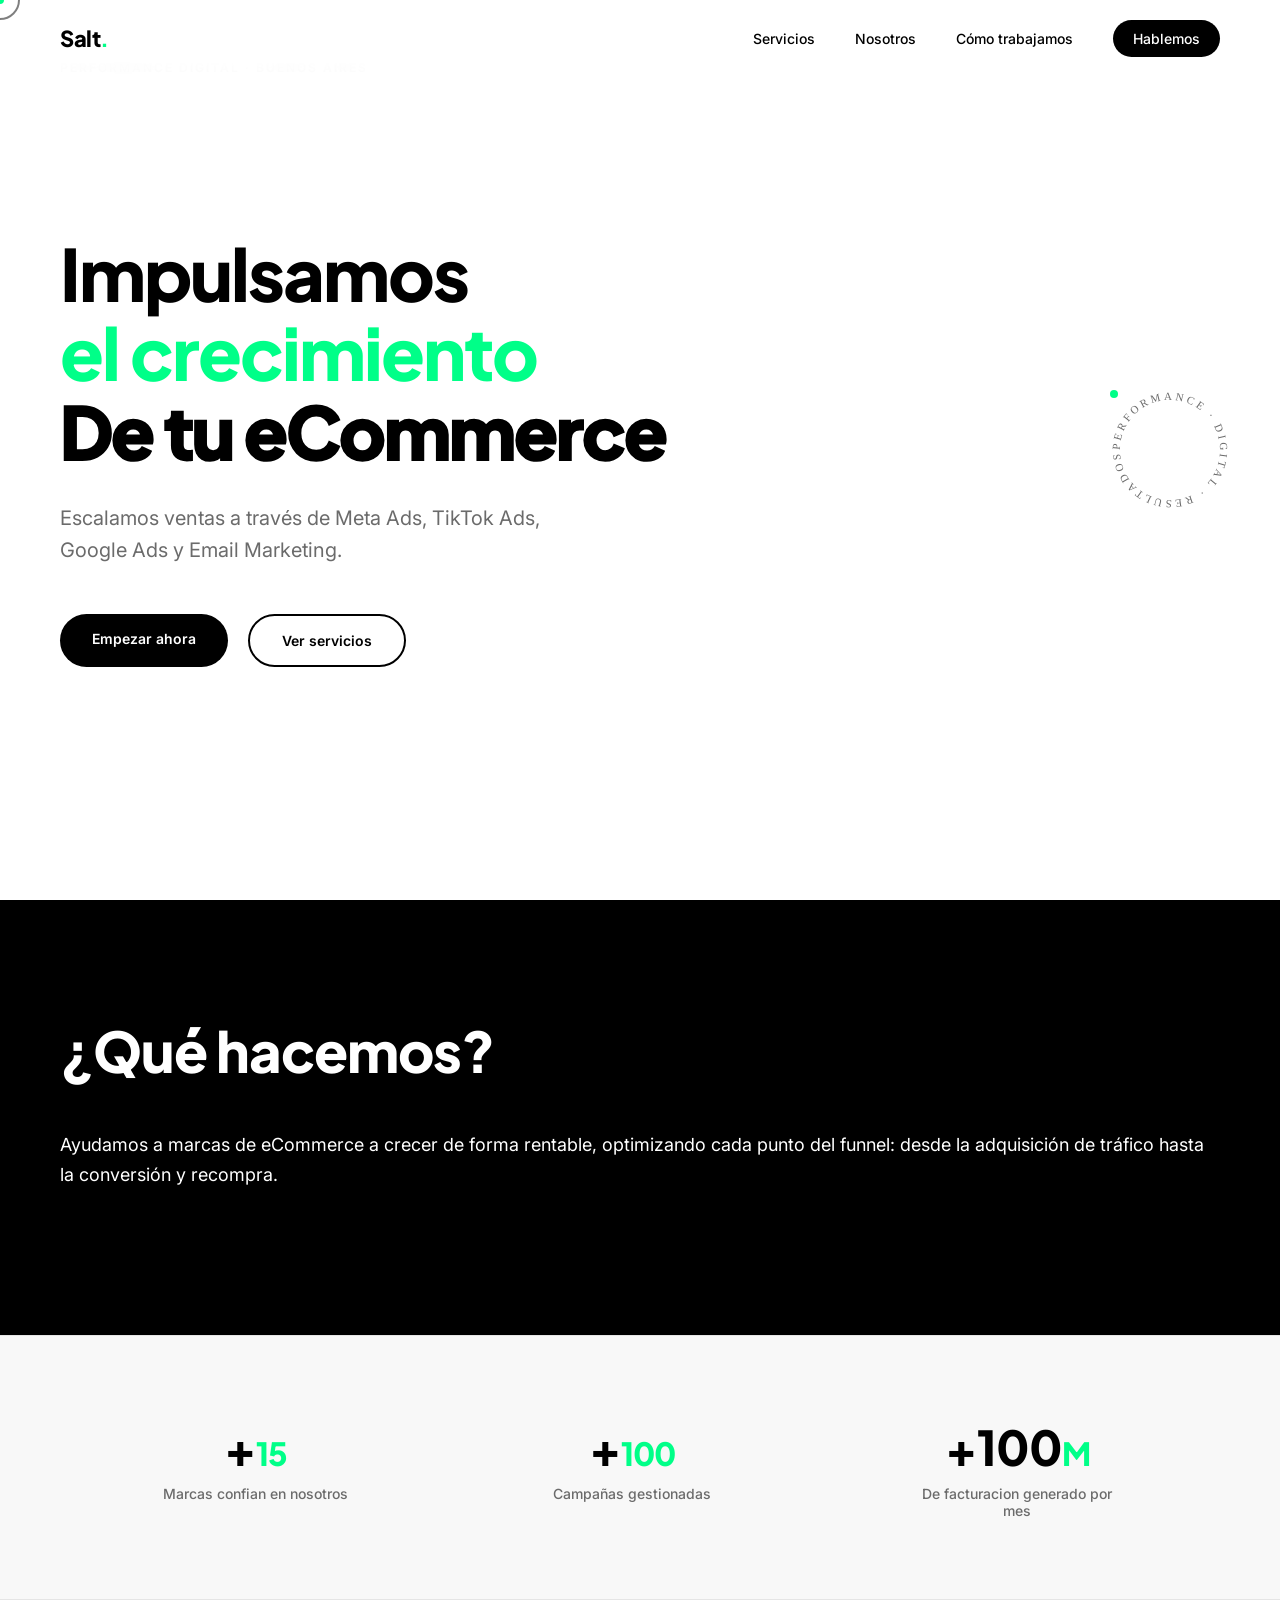
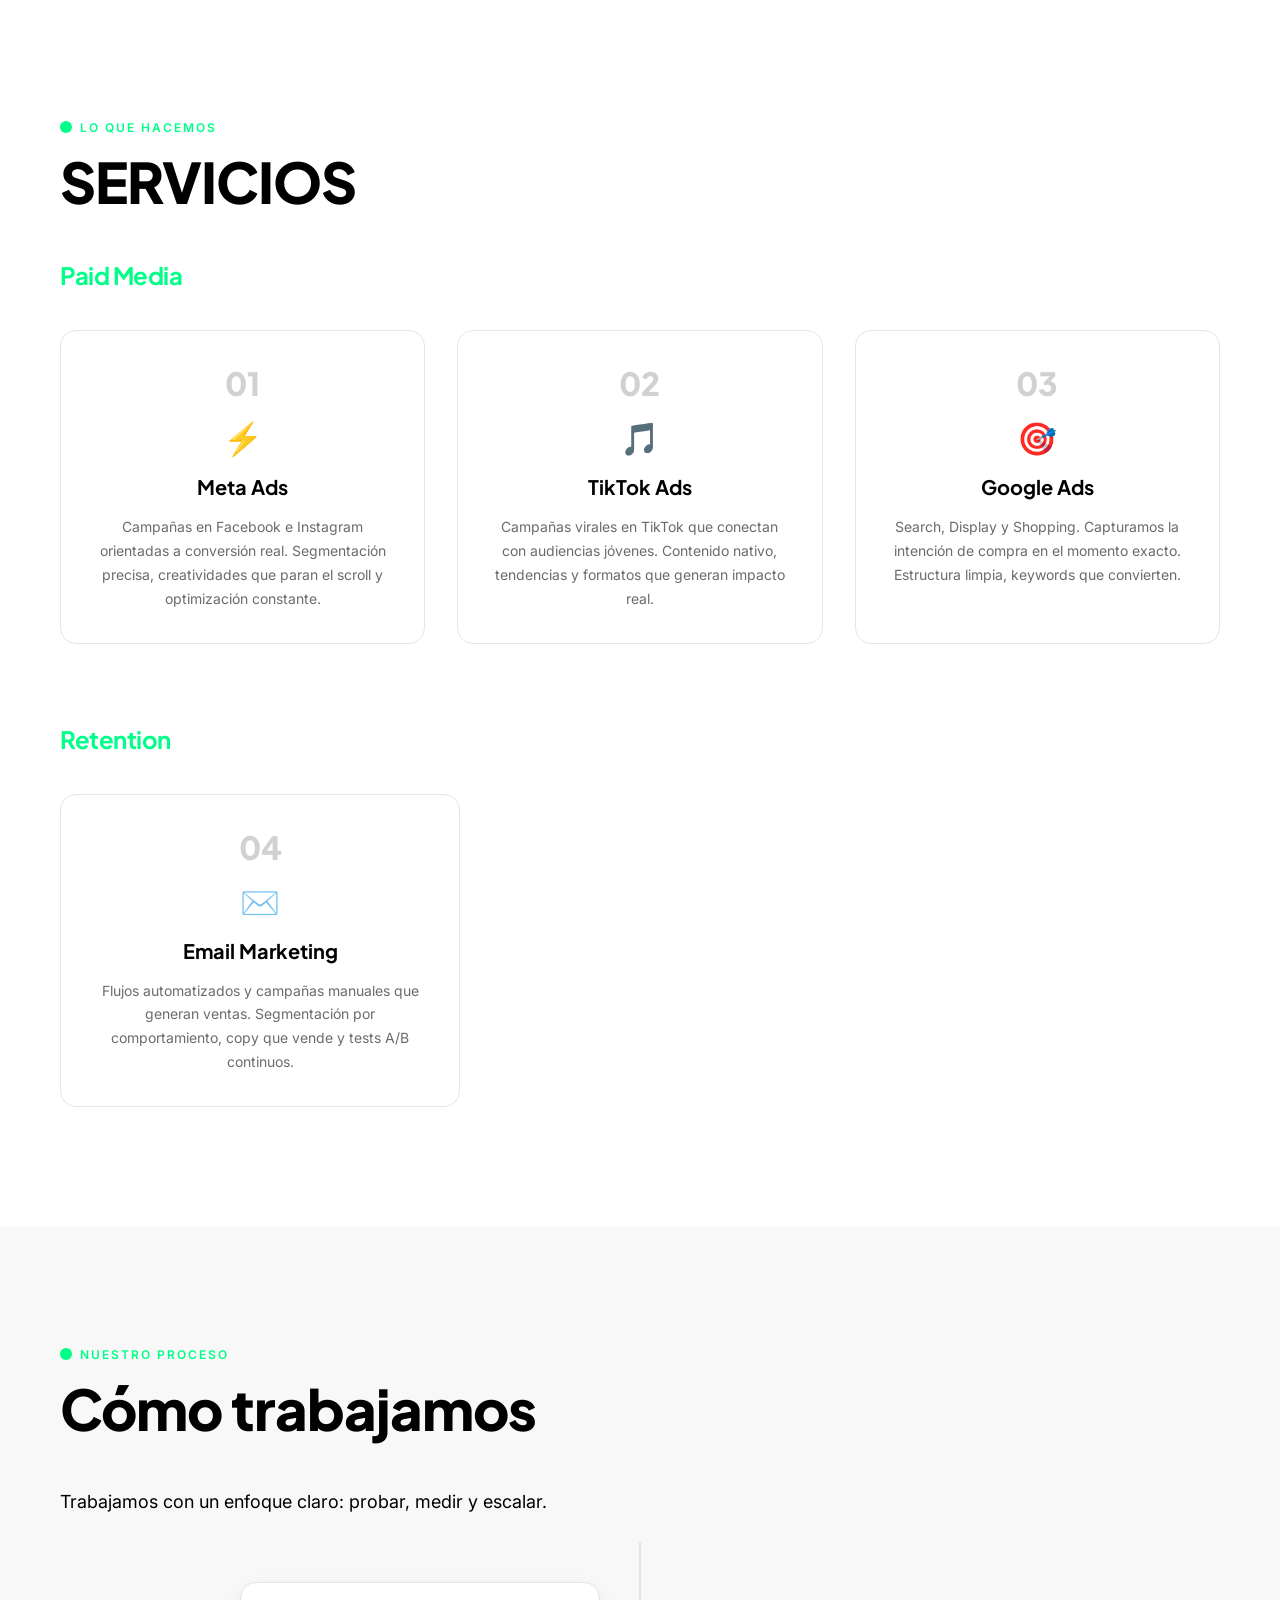
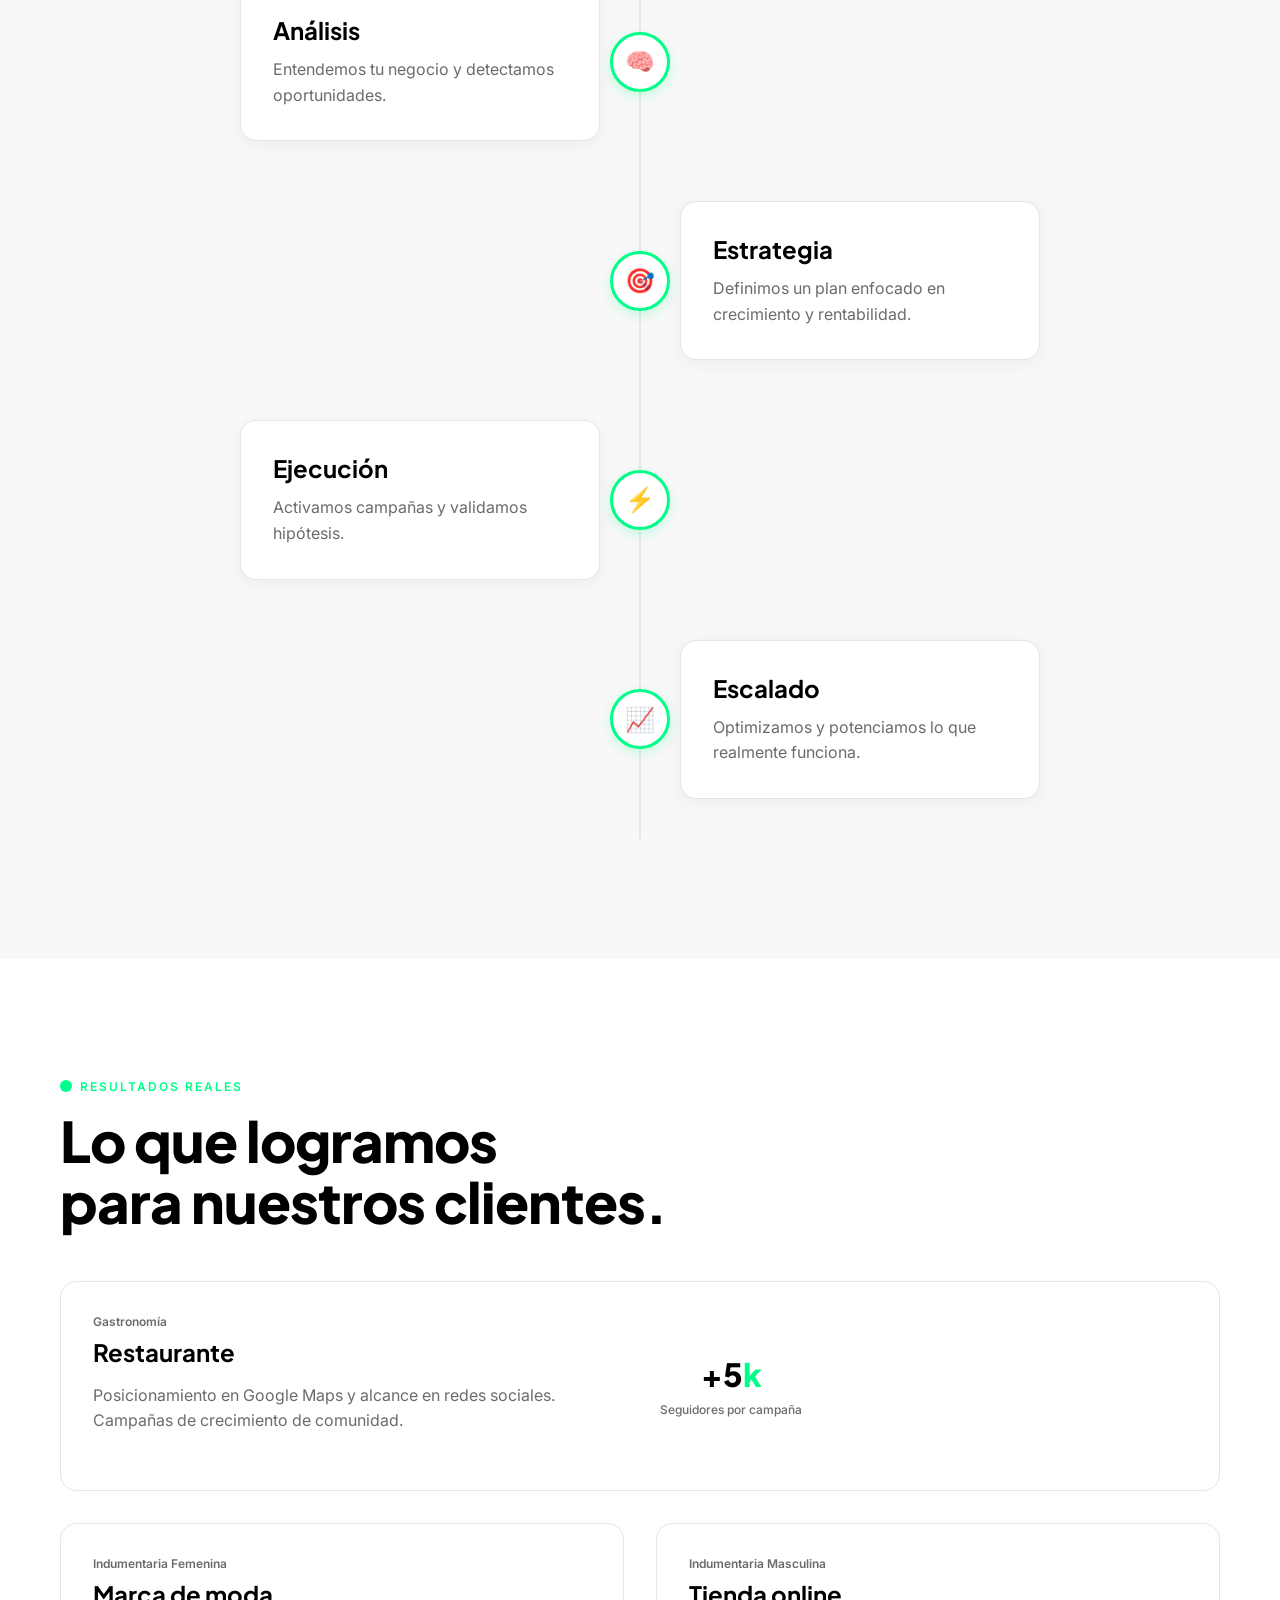
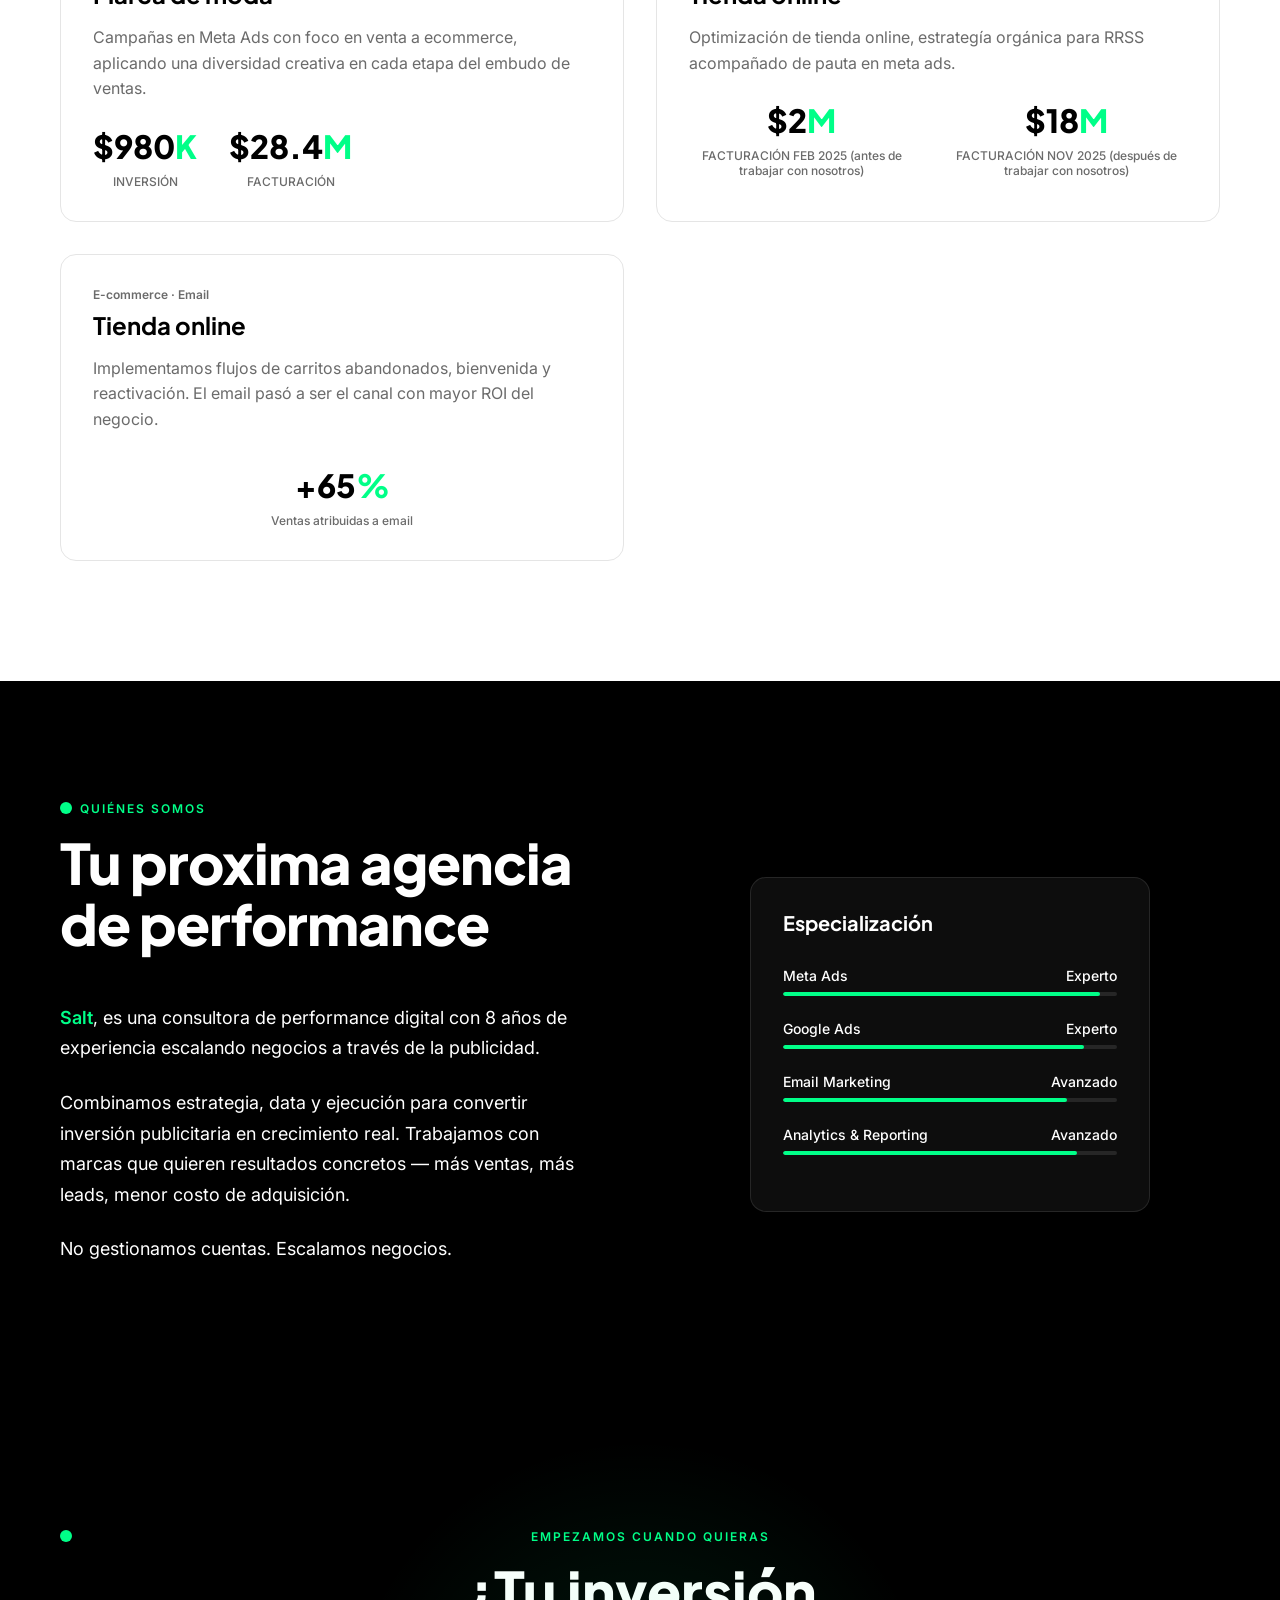
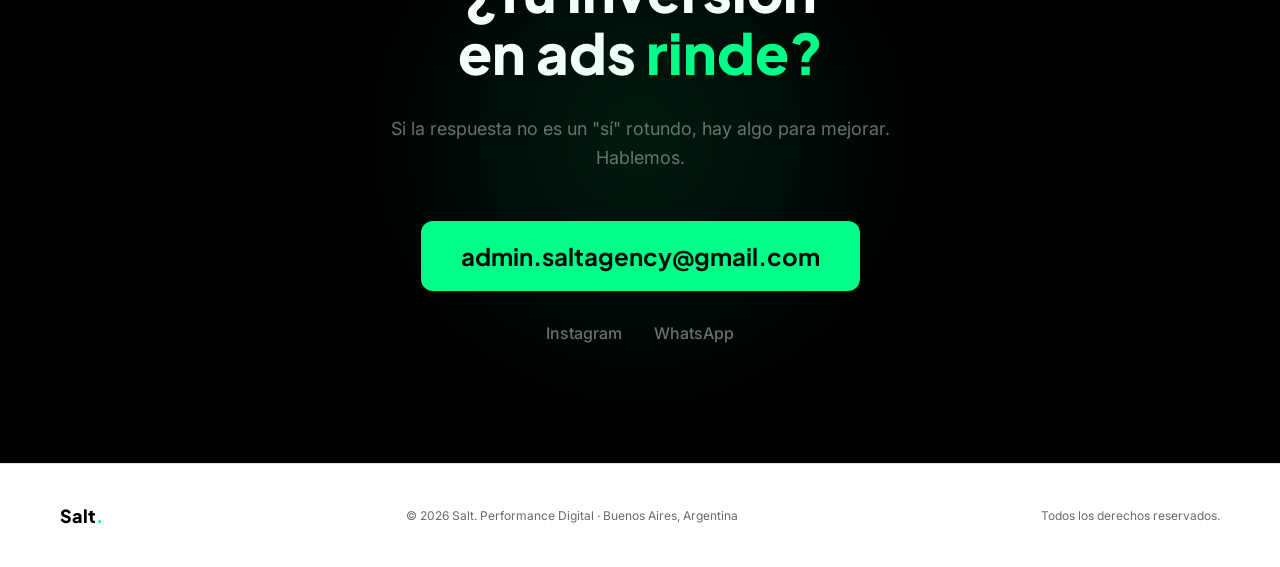
<file: index.html>
<!DOCTYPE html>
<html lang="es">
<head>
<meta charset="UTF-8">
<meta name="viewport" content="width=device-width, initial-scale=1.0">
<title>Salt. — Performance Digital</title>
<link href="https://fonts.googleapis.com/css2?family=Plus+Jakarta+Sans:wght@400;500;600;700;800&family=Inter:wght@300;400;500;600;700&display=swap" rel="stylesheet">
<link rel="stylesheet" href="styles.css">
</head>
<body>

<div class="cursor" id="cursor"></div>
<div class="cursor-follower" id="cursorFollower"></div>

<nav>
  <a href="#inicio" class="logo">Salt<span>.</span></a>
  <ul>
    <li><a href="#servicios">Servicios</a></li>
    <li><a href="#sobre-mi">Nosotros</a></li>
    <li><a href="#como-trabajamos">Cómo trabajamos</a></li>
    <li><a href="#contacto" class="nav-cta">Hablemos</a></li>
  </ul>
</nav>

<!-- HERO -->
<section id="inicio">
  <div class="hero-tag">Performance Digital · Buenos Aires</div>
  <div class="hero-grid"></div>
  <h1 class="hero-headline">
    Impulsamos <br>
    <span class="accent">el crecimiento</span><br>
    <span class="outline-text-wrapper">
      <span class="outline">De tu eCommerce</span>
      <span class="inner-text">De tu eCommerce</span>
    </span>
  </h1>
  <p class="hero-sub">Escalamos ventas a través de Meta Ads, TikTok Ads, Google Ads y Email Marketing.
</p>
  <div class="hero-actions">
    <a href="#contacto" class="btn-primary">Empezar ahora</a>
    <a href="#servicios" class="btn-secondary">Ver servicios</a>
  </div>

  <div class="hero-badge hero-badge-side">
    <svg viewBox="0 0 140 140">
      <defs>
        <path id="circle" d="M 70,70 m -50,0 a 50,50 0 1,1 100,0 a 50,50 0 1,1 -100,0"/>
      </defs>
      <text font-size="11" fill="#6B6B6B" font-family="DM Sans" letter-spacing="3">
        <textPath href="#circle">PERFORMANCE · DIGITAL · RESULTADOS · </textPath>
      </text>
    </svg>
    <div class="hero-badge-dot"></div>
  </div>
</section>

<!-- QUE HACEMOS -->
<section id="que-hacemos">
  <h2 class="section-title fade-up" style="text-align: left;">¿Qué hacemos?</h2>
  <p class="about-text fade-up" style="color: var(--white); text-align: left;">Ayudamos a marcas de eCommerce a crecer de forma rentable, optimizando cada punto del funnel: desde la adquisición de tráfico hasta la conversión y recompra.</p>
</section>

<!-- STATS -->
<div class="stats-bar">
  <div class="stat-item fade-up">
    <div class="stat-number">+<span>15</span></div>
    <div class="stat-label">Marcas confian en nosotros</div>
  </div>
  <div class="stat-item fade-up">
    <div class="stat-number">+<span>100</span></div>
    <div class="stat-label">Campañas gestionadas</div>
  </div>
  <div class="stat-item fade-up">
    <div class="stat-number">+100<span>M</span></div>
    <div class="stat-label">De facturacion generado por mes</div>
  </div>
</div>

<!-- SERVICIOS -->
<section id="servicios">
  <div class="section-label">Lo que hacemos</div>
  <h2 class="section-title fade-up">SERVICIOS</h2>

  <!-- PAID MEDIA -->
  <div class="service-category">
    <h3 class="category-title">Paid Media</h3>
    <div class="services-grid">
      <div class="service-card fade-up">
        <div class="service-number">01</div>
        <span class="service-icon">⚡</span>
        <div class="service-name">Meta Ads</div>
        <p class="service-desc">Campañas en Facebook e Instagram orientadas a conversión real. Segmentación precisa, creatividades que paran el scroll y optimización constante.</p>
      </div>
      <div class="service-card fade-up">
        <div class="service-number">02</div>
        <span class="service-icon">🎵</span>
        <div class="service-name">TikTok Ads</div>
        <p class="service-desc">Campañas virales en TikTok que conectan con audiencias jóvenes. Contenido nativo, tendencias y formatos que generan impacto real.</p>
      </div>
      <div class="service-card fade-up">
        <div class="service-number">03</div>
        <span class="service-icon">🎯</span>
        <div class="service-name">Google Ads</div>
        <p class="service-desc">Search, Display y Shopping. Capturamos la intención de compra en el momento exacto. Estructura limpia, keywords que convierten.</p>
      </div>
    </div>
  </div>

  <!-- RETENTION -->
  <div class="service-category">
    <h3 class="category-title">Retention</h3>
    <div class="services-grid">
      <div class="service-card fade-up">
        <div class="service-number">04</div>
        <span class="service-icon">✉️</span>
        <div class="service-name">Email Marketing</div>
        <p class="service-desc">Flujos automatizados y campañas manuales que generan ventas. Segmentación por comportamiento, copy que vende y tests A/B continuos.</p>
      </div>
    </div>
  </div>
</section>



<!-- COMO TRABAJAMOS -->
<section id="como-trabajamos">
  <div class="section-label">Nuestro proceso</div>
  <h2 class="section-title fade-up">Cómo trabajamos</h2>
  <p class="about-text fade-up">Trabajamos con un enfoque claro: probar, medir y escalar.</p>
  
  <div class="timeline">
    <div class="timeline-item fade-up">
      <div class="timeline-icon">🧠</div>
      <div class="timeline-content">
        <h3 class="timeline-title">Análisis</h3>
        <p class="timeline-desc">Entendemos tu negocio y detectamos oportunidades.</p>
      </div>
    </div>
    
    <div class="timeline-item fade-up">
      <div class="timeline-icon">🎯</div>
      <div class="timeline-content">
        <h3 class="timeline-title">Estrategia</h3>
        <p class="timeline-desc">Definimos un plan enfocado en crecimiento y rentabilidad.</p>
      </div>
    </div>
    
    <div class="timeline-item fade-up">
      <div class="timeline-icon">⚡</div>
      <div class="timeline-content">
        <h3 class="timeline-title">Ejecución</h3>
        <p class="timeline-desc">Activamos campañas y validamos hipótesis.</p>
      </div>
    </div>
    
    <div class="timeline-item fade-up">
      <div class="timeline-icon">📈</div>
      <div class="timeline-content">
        <h3 class="timeline-title">Escalado</h3>
        <p class="timeline-desc">Optimizamos y potenciamos lo que realmente funciona.</p>
      </div>
    </div>
  </div>
</section>

<!-- LO QUE LOGRAMOS -->
<section id="lo-que-logramos">
  <div class="section-label">Resultados reales</div>
  <h2 class="section-title fade-up">Lo que logramos<br>para nuestros clientes.</h2>

  <div class="cases-grid">
    <div class="case-card fade-up">
      <div>
        <div class="case-tag">Gastronomía</div>
        <div class="case-brand">Restaurante</div>
        <p class="case-desc">Posicionamiento en Google Maps y alcance en redes sociales. Campañas de crecimiento de comunidad.</p>
      </div>
      <div class="case-metrics">
        <div class="case-metric">
          <div class="case-metric-value">+5<span>k</span></div>
          <div class="case-metric-label">Seguidores por campaña</div>
        </div>
      </div>
    </div>
    <div class="case-card fade-up">
      <div>
        <div class="case-tag">Indumentaria Femenina</div>
        <div class="case-brand">Marca de moda</div>
        <p class="case-desc">Campañas en Meta Ads con foco en venta a ecommerce, aplicando una diversidad creativa en cada etapa del embudo de ventas.</p>
      </div>
      <div class="case-metrics">
        <div class="case-metric">
          <div class="case-metric-value">$980<span>K</span></div>
          <div class="case-metric-label">INVERSIÓN</div>
        </div>
        <div class="case-metric">
          <div class="case-metric-value">$28.4<span>M</span></div>
          <div class="case-metric-label">FACTURACIÓN</div>
        </div>
      </div>
    </div>
    <div class="case-card fade-up">
      <div>
        <div class="case-tag">Indumentaria Masculina</div>
        <div class="case-brand">Tienda online</div>
        <p class="case-desc">Optimización de tienda online, estrategía orgánica para RRSS acompañado de pauta en meta ads.</p>
      </div>
      <div class="case-metrics">
        <div class="case-metric">
          <div class="case-metric-value">$2<span>M</span></div>
          <div class="case-metric-label">FACTURACIÓN FEB 2025 (antes de trabajar con nosotros)</div>
        </div>
        <div class="case-metric">
          <div class="case-metric-value">$18<span>M</span></div>
          <div class="case-metric-label">FACTURACIÓN NOV 2025 (después de trabajar con nosotros)</div>
        </div>
      </div>
    </div>
    <div class="case-card fade-up">
      <div>
        <div class="case-tag">E-commerce · Email</div>
        <div class="case-brand">Tienda online</div>
        <p class="case-desc">Implementamos flujos de carritos abandonados, bienvenida y reactivación. El email pasó a ser el canal con mayor ROI del negocio.</p>
      </div>
      <div style="margin-top:32px">
        <div class="case-metric">
          <div class="case-metric-value">+65<span>%</span></div>
          <div class="case-metric-label">Ventas atribuidas a email</div>
        </div>
      </div>
    </div>
  </div>
</section>

<!-- SOBRE MI -->
<section id="sobre-mi">
  <div>
    <div class="section-label">Quiénes somos</div>
    <h2 class="section-title">Tu proxima agencia de performance</h2>
    <p class="about-text"> <span class="about-highlight">Salt</span>, es una consultora de performance digital con 8 años de experiencia escalando negocios a través de la publicidad.</p>
    <p class="about-text">Combinamos estrategia, data y ejecución para convertir inversión publicitaria en crecimiento real. Trabajamos con marcas que quieren resultados concretos — más ventas, más leads, menor costo de adquisición.</p>
    <p class="about-text">No gestionamos cuentas. Escalamos negocios.</p>
  </div>
  <div class="about-visual">
    <div class="about-card">
      <div class="about-card-title">Especialización</div>
      <div class="skill-row">
        <div class="skill-label"><span>Meta Ads</span><span>Experto</span></div>
        <div class="skill-bar"><div class="skill-fill" style="width:95%"></div></div>
      </div>
      <div class="skill-row">
        <div class="skill-label"><span>Google Ads</span><span>Experto</span></div>
        <div class="skill-bar"><div class="skill-fill" style="width:90%"></div></div>
      </div>
      <div class="skill-row">
        <div class="skill-label"><span>Email Marketing</span><span>Avanzado</span></div>
        <div class="skill-bar"><div class="skill-fill" style="width:85%"></div></div>
      </div>
      <div class="skill-row">
        <div class="skill-label"><span>Analytics & Reporting</span><span>Avanzado</span></div>
        <div class="skill-bar"><div class="skill-fill" style="width:88%"></div></div>
      </div>
    </div>
  </div>
</section>

<!-- CONTACTO -->
<section id="contacto">
  <div class="contact-glow"></div>
  <div class="section-label">Empezamos cuando quieras</div>
  <h2 class="contact-title">¿Tu inversión<br>en ads <span>rinde?</span></h2>
  <p class="contact-sub">Si la respuesta no es un "sí" rotundo, hay algo para mejorar. Hablemos.</p>
  <div class="contact-email-box">
    <a href="mailto: admin.saltagency@gmail.com" class="contact-email" target="_blank">admin.saltagency@gmail.com</a>
  </div>
  <div class="contact-social">
    <a href="https://www.instagram.com/wesaltbrands/" target="_blank">Instagram</a>
    <a href="https://wa.link/mrus0p" target="_blank">WhatsApp</a>
  </div>
</section>

<footer>
  <div class="footer-logo">Salt<span>.</span></div>
  <p>© 2026 Salt. Performance Digital · Buenos Aires, Argentina</p>
  <p>Todos los derechos reservados.</p>
</footer>

<script src="script.js"></script>
</body>
</html>
</file>
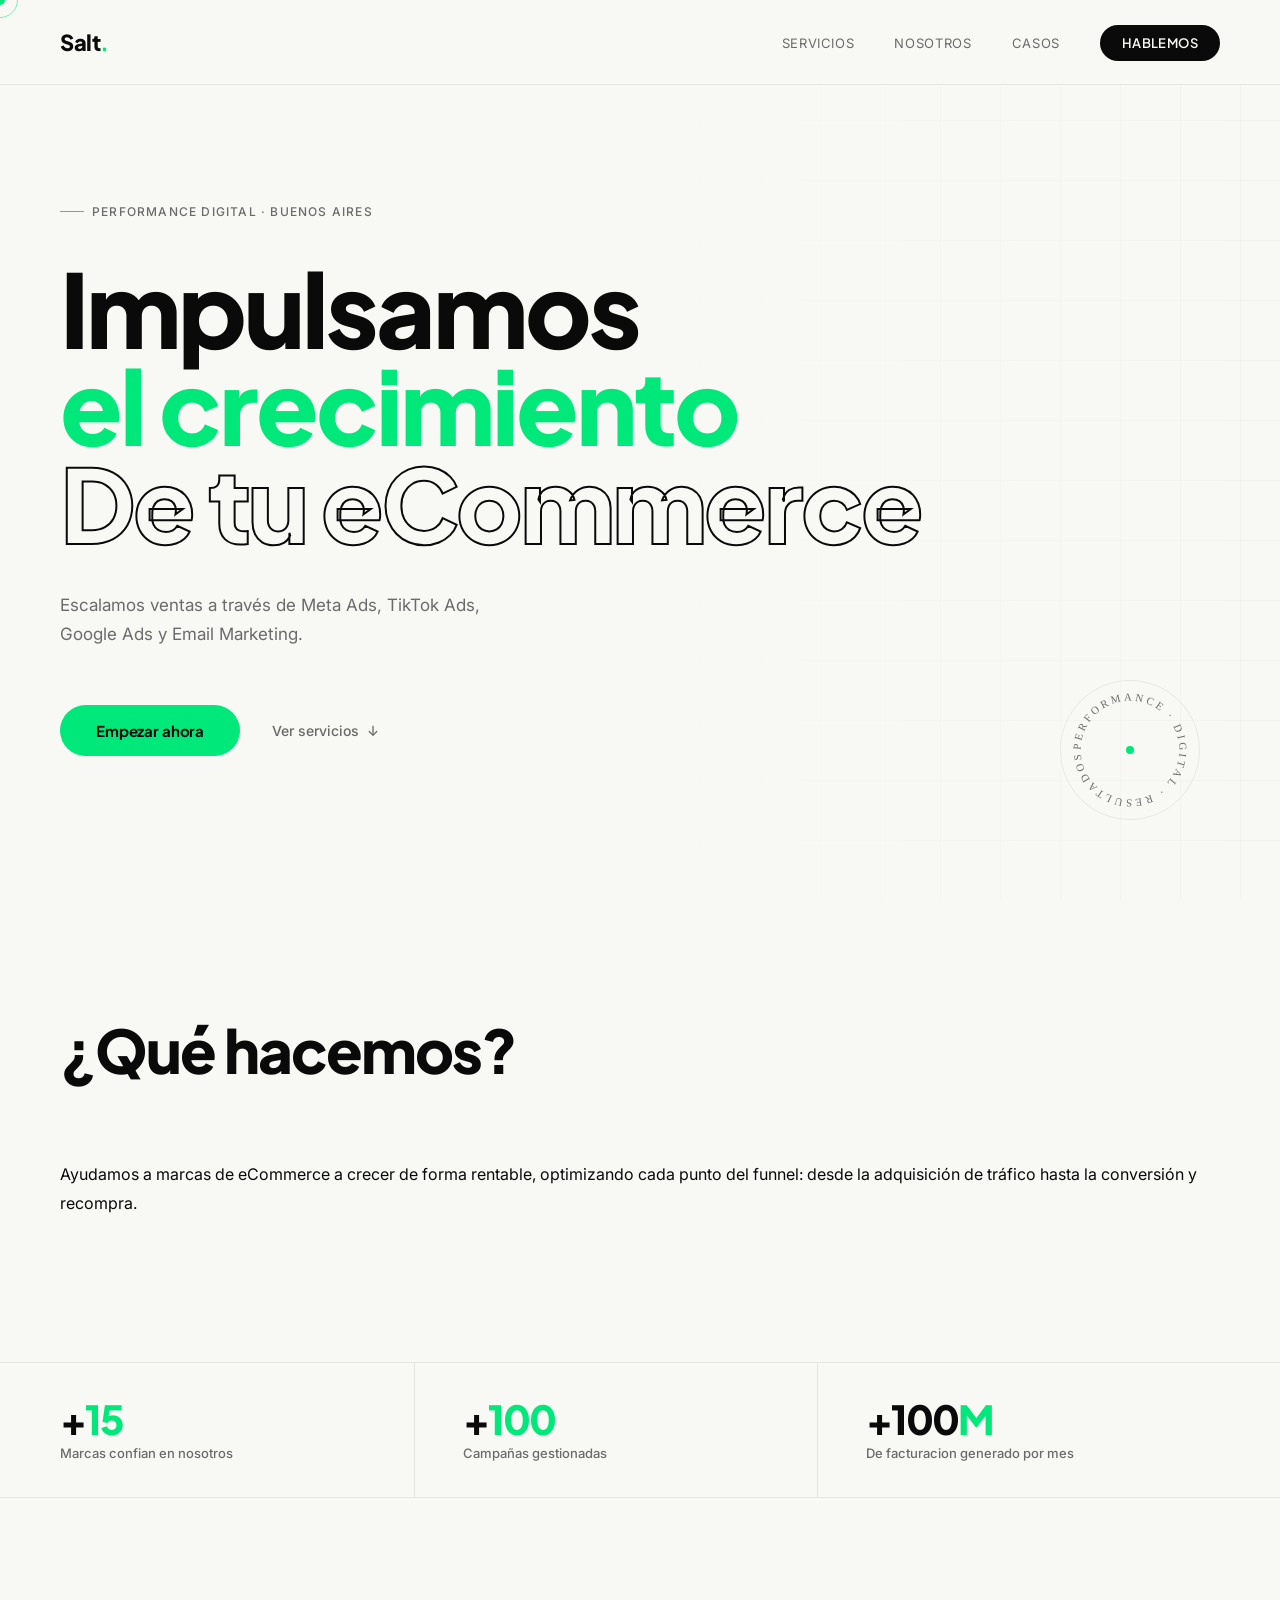
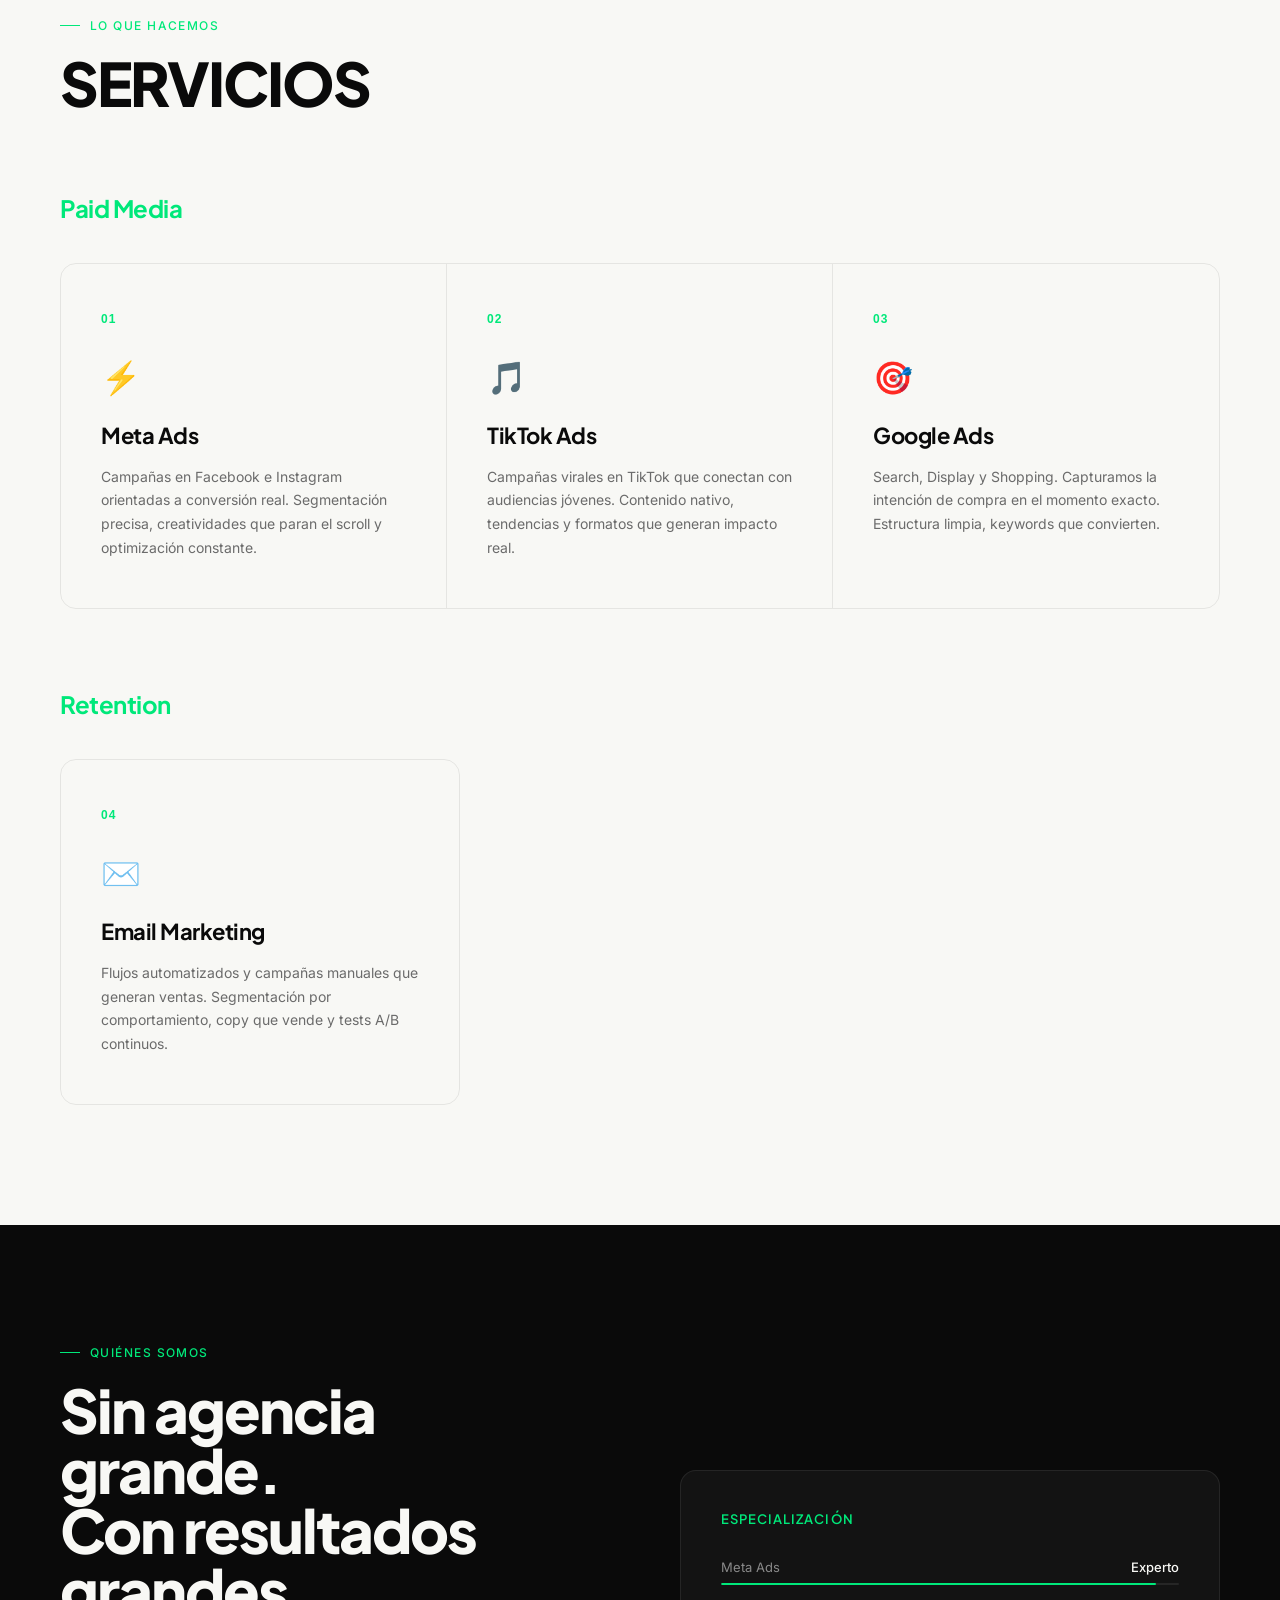
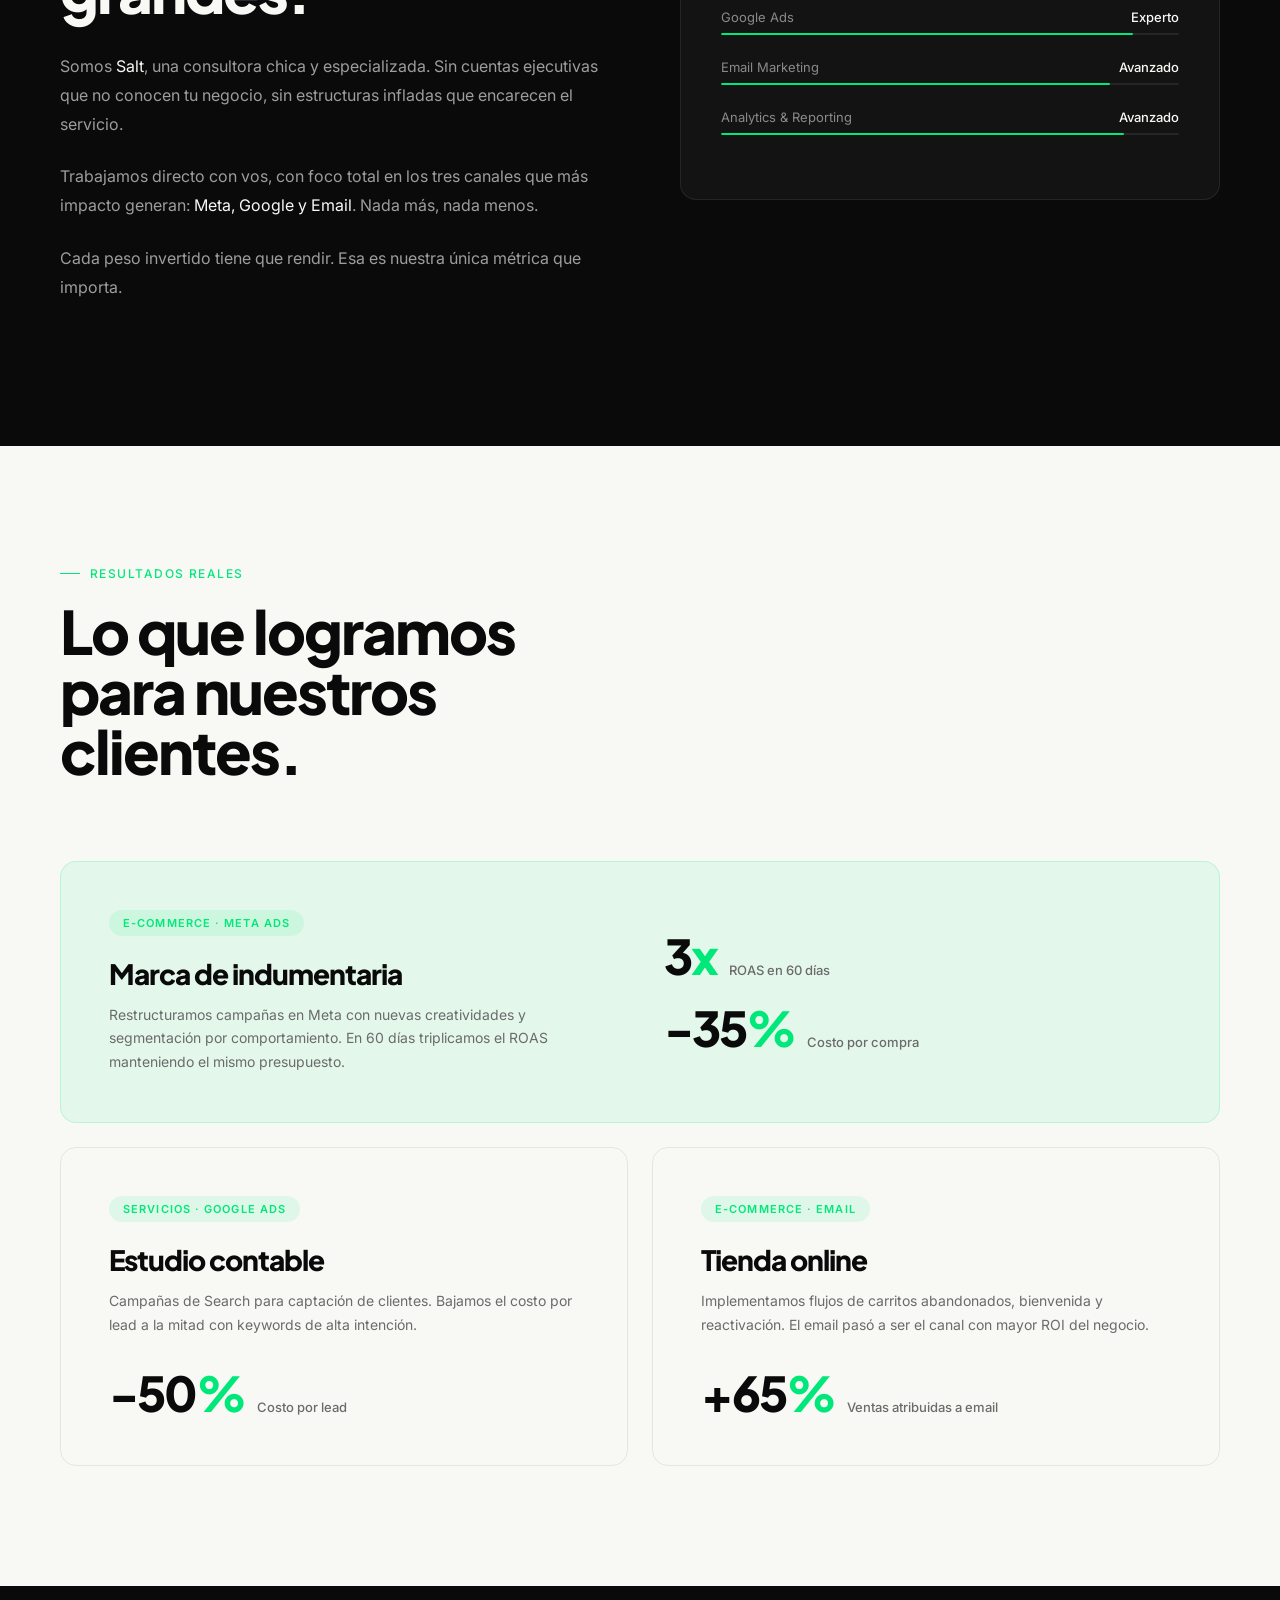
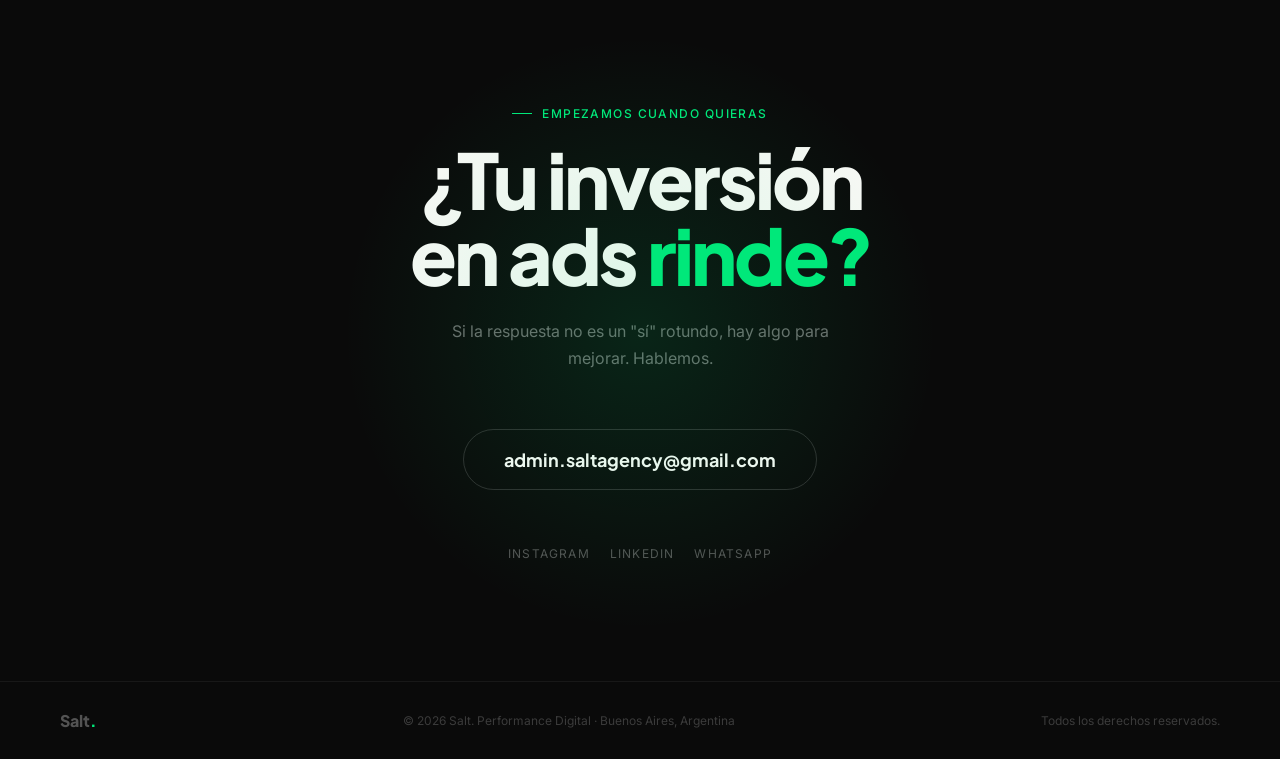
<file: SALT AGENCY/index.html>
<!DOCTYPE html>
<html lang="es">
<head>
<meta charset="UTF-8">
<meta name="viewport" content="width=device-width, initial-scale=1.0">
<title>Salt. — Performance Digital</title>
<link href="https://fonts.googleapis.com/css2?family=Plus+Jakarta+Sans:wght@400;500;600;700;800&family=Inter:wght@300;400;500;600;700&display=swap" rel="stylesheet">
<link rel="stylesheet" href="styles.css">
</head>
<body>

<div class="cursor" id="cursor"></div>
<div class="cursor-follower" id="cursorFollower"></div>

<nav>
  <a href="#inicio" class="logo">Salt<span>.</span></a>
  <ul>
    <li><a href="#servicios">Servicios</a></li>
    <li><a href="#sobre-mi">Nosotros</a></li>
    <li><a href="#casos">Casos</a></li>
    <li><a href="#contacto" class="nav-cta">Hablemos</a></li>
  </ul>
</nav>

<!-- HERO -->
<section id="inicio">
  <div class="hero-grid"></div>
  <div class="hero-tag">Performance Digital · Buenos Aires</div>
  <h1 class="hero-headline">
    Impulsamos <br>
    <span class="accent">el crecimiento</span><br>
    <span class="outline">De tu eCommerce
</span>
  </h1>
  <p class="hero-sub">Escalamos ventas a través de Meta Ads, TikTok Ads, Google Ads y Email Marketing.
</p>
  <div class="hero-actions">
    <a href="#contacto" class="btn-primary">Empezar ahora</a>
    <a href="#servicios" class="btn-secondary">Ver servicios</a>
  </div>

  <div class="hero-badge">
    <svg viewBox="0 0 140 140">
      <defs>
        <path id="circle" d="M 70,70 m -50,0 a 50,50 0 1,1 100,0 a 50,50 0 1,1 -100,0"/>
      </defs>
      <text font-size="11" fill="#6B6B6B" font-family="DM Sans" letter-spacing="3">
        <textPath href="#circle">PERFORMANCE · DIGITAL · RESULTADOS · </textPath>
      </text>
    </svg>
    <div class="hero-badge-dot"></div>
  </div>
</section>

<!-- QUE HACEMOS -->
<section id="que-hacemos">
  <h2 class="section-title fade-up" style="text-align: left;">¿Qué hacemos?</h2>
  <p class="about-text fade-up" style="color: var(--black); text-align: left;">Ayudamos a marcas de eCommerce a crecer de forma rentable, optimizando cada punto del funnel: desde la adquisición de tráfico hasta la conversión y recompra.</p>
</section>

<!-- STATS -->
<div class="stats-bar">
  <div class="stat-item fade-up">
    <div class="stat-number">+<span>15</span></div>
    <div class="stat-label">Marcas confian en nosotros</div>
  </div>
  <div class="stat-item fade-up">
    <div class="stat-number">+<span>100</span></div>
    <div class="stat-label">Campañas gestionadas</div>
  </div>
  <div class="stat-item fade-up">
    <div class="stat-number">+100<span>M</span></div>
    <div class="stat-label">De facturacion generado por mes</div>
  </div>
</div>

<!-- SERVICIOS -->
<section id="servicios">
  <div class="section-label">Lo que hacemos</div>
  <h2 class="section-title fade-up">SERVICIOS</h2>

  <!-- PAID MEDIA -->
  <div class="service-category">
    <h3 class="category-title">Paid Media</h3>
    <div class="services-grid">
      <div class="service-card fade-up">
        <div class="service-number">01</div>
        <span class="service-icon">⚡</span>
        <div class="service-name">Meta Ads</div>
        <p class="service-desc">Campañas en Facebook e Instagram orientadas a conversión real. Segmentación precisa, creatividades que paran el scroll y optimización constante.</p>
      </div>
      <div class="service-card fade-up">
        <div class="service-number">02</div>
        <span class="service-icon">🎵</span>
        <div class="service-name">TikTok Ads</div>
        <p class="service-desc">Campañas virales en TikTok que conectan con audiencias jóvenes. Contenido nativo, tendencias y formatos que generan impacto real.</p>
      </div>
      <div class="service-card fade-up">
        <div class="service-number">03</div>
        <span class="service-icon">🎯</span>
        <div class="service-name">Google Ads</div>
        <p class="service-desc">Search, Display y Shopping. Capturamos la intención de compra en el momento exacto. Estructura limpia, keywords que convierten.</p>
      </div>
    </div>
  </div>

  <!-- RETENTION -->
  <div class="service-category">
    <h3 class="category-title">Retention</h3>
    <div class="services-grid">
      <div class="service-card fade-up">
        <div class="service-number">04</div>
        <span class="service-icon">✉️</span>
        <div class="service-name">Email Marketing</div>
        <p class="service-desc">Flujos automatizados y campañas manuales que generan ventas. Segmentación por comportamiento, copy que vende y tests A/B continuos.</p>
      </div>
    </div>
  </div>
</section>

<!-- SOBRE MI -->
<section id="sobre-mi">
  <div>
    <div class="section-label">Quiénes somos</div>
    <h2 class="section-title">Sin agencia grande.<br>Con resultados grandes.</h2>
    <p class="about-text">Somos <span class="about-highlight">Salt</span>, una consultora chica y especializada. Sin cuentas ejecutivas que no conocen tu negocio, sin estructuras infladas que encarecen el servicio.</p>
    <p class="about-text">Trabajamos directo con vos, con foco total en los tres canales que más impacto generan: <span class="about-highlight">Meta, Google y Email</span>. Nada más, nada menos.</p>
    <p class="about-text">Cada peso invertido tiene que rendir. Esa es nuestra única métrica que importa.</p>
  </div>
  <div class="about-visual">
    <div class="about-card">
      <div class="about-card-title">Especialización</div>
      <div class="skill-row">
        <div class="skill-label"><span>Meta Ads</span><span>Experto</span></div>
        <div class="skill-bar"><div class="skill-fill" style="width:95%"></div></div>
      </div>
      <div class="skill-row">
        <div class="skill-label"><span>Google Ads</span><span>Experto</span></div>
        <div class="skill-bar"><div class="skill-fill" style="width:90%"></div></div>
      </div>
      <div class="skill-row">
        <div class="skill-label"><span>Email Marketing</span><span>Avanzado</span></div>
        <div class="skill-bar"><div class="skill-fill" style="width:85%"></div></div>
      </div>
      <div class="skill-row">
        <div class="skill-label"><span>Analytics & Reporting</span><span>Avanzado</span></div>
        <div class="skill-bar"><div class="skill-fill" style="width:88%"></div></div>
      </div>
    </div>
  </div>
</section>

<!-- CASOS -->
<section id="casos">
  <div class="section-label">Resultados reales</div>
  <h2 class="section-title fade-up">Lo que logramos<br>para nuestros clientes.</h2>

  <div class="cases-grid">
    <div class="case-card fade-up">
      <div>
        <div class="case-tag">E-commerce · Meta Ads</div>
        <div class="case-brand">Marca de indumentaria</div>
        <p class="case-desc">Restructuramos campañas en Meta con nuevas creatividades y segmentación por comportamiento. En 60 días triplicamos el ROAS manteniendo el mismo presupuesto.</p>
      </div>
      <div class="case-metrics">
        <div class="case-metric">
          <div class="case-metric-value">3<span>x</span></div>
          <div class="case-metric-label">ROAS en 60 días</div>
        </div>
        <div class="case-metric">
          <div class="case-metric-value">-35<span>%</span></div>
          <div class="case-metric-label">Costo por compra</div>
        </div>
      </div>
    </div>
    <div class="case-card fade-up">
      <div class="case-tag">Servicios · Google Ads</div>
      <div class="case-brand">Estudio contable</div>
      <p class="case-desc">Campañas de Search para captación de clientes. Bajamos el costo por lead a la mitad con keywords de alta intención.</p>
      <div style="margin-top:32px">
        <div class="case-metric">
          <div class="case-metric-value">-50<span>%</span></div>
          <div class="case-metric-label">Costo por lead</div>
        </div>
      </div>
    </div>
    <div class="case-card fade-up">
      <div class="case-tag">E-commerce · Email</div>
      <div class="case-brand">Tienda online</div>
      <p class="case-desc">Implementamos flujos de carritos abandonados, bienvenida y reactivación. El email pasó a ser el canal con mayor ROI del negocio.</p>
      <div style="margin-top:32px">
        <div class="case-metric">
          <div class="case-metric-value">+65<span>%</span></div>
          <div class="case-metric-label">Ventas atribuidas a email</div>
        </div>
      </div>
    </div>
  </div>
</section>

<!-- CONTACTO -->
<section id="contacto">
  <div class="contact-glow"></div>
  <div class="section-label">Empezamos cuando quieras</div>
  <h2 class="contact-title">¿Tu inversión<br>en ads <span>rinde?</span></h2>
  <p class="contact-sub">Si la respuesta no es un "sí" rotundo, hay algo para mejorar. Hablemos.</p>
  <a href="mailto: admin.saltagency@gmail.com" class="contact-email" target="_blank">admin.saltagency@gmail.com</a>
  <div class="contact-social">
    <a href="https://www.instagram.com/salt.mktagency/" target="_blank">Instagram</a>
    <a href="#">LinkedIn</a>
    <a href="https://wa.link/mrus0p" target="_blank">WhatsApp</a>
  </div>
</section>

<footer>
  <div class="footer-logo">Salt<span>.</span></div>
  <p>© 2026 Salt. Performance Digital · Buenos Aires, Argentina</p>
  <p>Todos los derechos reservados.</p>
</footer>

<script src="script.js"></script>
</body>
</html>
</file>
<file: styles.css>
:root {
  --white: #FFFFFF;
  --black: #000000;
  --green: #00FF88;
  --gray: #6B6B6B;
  --border: #E5E5E5;
  --bg-light: #F8F8F8;
}

* {
  margin: 0;
  padding: 0;
  box-sizing: border-box;
}

body {
  background: var(--white);
  color: var(--black);
  font-family: 'Inter', sans-serif;
  font-weight: 400;
  overflow-x: hidden;
  cursor: none;
}

/* Custom cursor */
.cursor {
  position: fixed;
  width: 8px;
  height: 8px;
  background: var(--green);
  border-radius: 50%;
  pointer-events: none;
  z-index: 9999;
  transform: translate(-50%, -50%);
  transition: transform 0.2s ease;
}

.cursor-follower {
  position: fixed;
  width: 40px;
  height: 40px;
  border: 2px solid var(--black);
  border-radius: 50%;
  pointer-events: none;
  z-index: 9998;
  transform: translate(-50%, -50%);
  transition: opacity 0.2s ease;
  opacity: 0.5;
}

/* Navigation */
nav {
  position: fixed;
  top: 0;
  left: 0;
  right: 0;
  padding: 24px 60px;
  z-index: 1000;
  display: flex;
  justify-content: space-between;
  align-items: center;
  background: rgba(255, 255, 255, 0.95);
  backdrop-filter: blur(10px);
}

.logo {
  font-family: 'Plus Jakarta Sans', sans-serif;
  font-weight: 800;
  font-size: 22px;
  letter-spacing: -0.5px;
  color: var(--black);
  text-decoration: none;
}

.logo span {
  color: var(--green);
}

nav ul {
  display: flex;
  list-style: none;
  gap: 40px;
  align-items: center;
}

nav a {
  text-decoration: none;
  color: var(--black);
  font-weight: 500;
  font-size: 14px;
  transition: color 0.3s ease;
}

nav a:hover {
  color: var(--green);
}

.nav-cta {
  background: var(--black);
  color: var(--white);
  padding: 10px 20px;
  border-radius: 25px;
  transition: all 0.3s ease;
}

.nav-cta:hover {
  background: var(--green);
  color: var(--black);
}

/* Hero */
#inicio {
  padding: 160px 60px 80px;
  min-height: 100vh;
  display: flex;
  flex-direction: column;
  justify-content: center;
  position: relative;
}

.hero-grid {
  position: absolute;
  top: 0;
  left: 0;
  right: 0;
  bottom: 0;
  background-image: 
    linear-gradient(rgba(255,255,255,0.9) 1px, transparent 1px),
    linear-gradient(90deg, rgba(255,255,255,0.9) 1px, transparent 1px);
  background-size: 40px 40px;
  background-position: -1px -1px;
  z-index: -1;
}

.hero-tag {
  position: absolute;
  top: 60px;
  left: 60px;
  font-size: 12px;
  font-weight: 600;
  letter-spacing: 2px;
  text-transform: uppercase;
  color: var(--gray);
  font-family: 'Inter', sans-serif;
}

.hero-headline {
  font-family: 'Plus Jakarta Sans', sans-serif;
  font-size: 72px;
  font-weight: 800;
  line-height: 1.1;
  letter-spacing: -2px;
  margin-bottom: 32px;
}

.hero-headline .accent {
  color: var(--green);
}

.outline-text-wrapper {
  position: relative;
  display: inline-block;
}

.hero-headline .outline {
  position: absolute;
  top: 0;
  left: 0;
  -webkit-text-stroke: 2px var(--black);
  -webkit-text-fill-color: transparent;
  color: transparent;
  font-family: 'Plus Jakarta Sans', sans-serif;
  font-size: 72px;
  font-weight: 800;
  line-height: 1.1;
  letter-spacing: -2px;
  z-index: 1;
}

.hero-headline .inner-text {
  position: relative;
  font-family: 'Plus Jakarta Sans', sans-serif;
  font-size: 72px;
  font-weight: 800;
  line-height: 1.1;
  letter-spacing: -2px;
  z-index: 2;
}

.hero-sub {
  font-size: 20px;
  line-height: 1.6;
  color: var(--gray);
  margin-bottom: 48px;
  max-width: 500px;
  font-family: 'Inter', sans-serif;
}

.hero-actions {
  display: flex;
  gap: 20px;
  margin-bottom: 80px;
}

.btn-primary {
  background: var(--black);
  color: var(--white);
  padding: 16px 32px;
  border-radius: 30px;
  text-decoration: none;
  font-weight: 600;
  font-size: 14px;
  transition: all 0.3s ease;
  display: inline-block;
  font-family: 'Inter', sans-serif;
}

.btn-primary:hover {
  background: var(--green);
  color: var(--black);
  transform: translateY(-2px);
}

.btn-secondary {
  background: transparent;
  color: var(--black);
  padding: 16px 32px;
  border-radius: 30px;
  text-decoration: none;
  font-weight: 600;
  font-size: 14px;
  border: 2px solid var(--black);
  transition: all 0.3s ease;
  display: inline-block;
  font-family: 'Inter', sans-serif;
}

.btn-secondary:hover {
  background: var(--black);
  color: var(--white);
  transform: translateY(-2px);
}

.hero-badge {
  position: relative;
  width: 140px;
  height: 140px;
  margin: 0 auto;
  animation: rotate 20s linear infinite;
}

.hero-badge-side {
  position: absolute;
  right: 40px;
  top: 50%;
  transform: translateY(-50%);
  margin: 0;
  z-index: 100;
}

@keyframes rotate {
  from {
    transform: rotate(0deg);
  }
  to {
    transform: rotate(360deg);
  }
}

.hero-badge-dot {
  position: absolute;
  top: 10px;
  left: 10px;
  width: 8px;
  height: 8px;
  background: var(--green);
  border-radius: 50%;
}

/* Section labels */
.section-label {
  font-size: 12px;
  font-weight: 600;
  letter-spacing: 2px;
  text-transform: uppercase;
  color: var(--green);
  margin-bottom: 16px;
  position: relative;
  padding-left: 20px;
  font-family: 'Inter', sans-serif;
}

.section-label::before {
  content: '';
  position: absolute;
  left: 0;
  top: 50%;
  transform: translateY(-50%);
  width: 12px;
  height: 12px;
  background: var(--green);
  border-radius: 50%;
}

/* Section titles */
.section-title {
  font-family: 'Plus Jakarta Sans', sans-serif;
  font-size: 56px;
  font-weight: 800;
  line-height: 1.1;
  letter-spacing: -1px;
  margin-bottom: 48px;
}

/* Que hacemos */
#que-hacemos {
  padding: 120px 60px;
  text-align: center;
  background: var(--black);
  color: var(--white);
}

/* Stats */
.stats-bar {
  display: flex;
  justify-content: space-around;
  padding: 80px 60px;
  background: var(--bg-light);
  border-top: 1px solid var(--border);
  border-bottom: 1px solid var(--border);
}

.stat-item {
  text-align: center;
}

.stat-number {
  font-family: 'Plus Jakarta Sans', sans-serif;
  font-size: 48px;
  font-weight: 800;
  color: var(--black);
  margin-bottom: 8px;
  letter-spacing: -1px;
}

.stat-number span {
  color: var(--green);
  font-size: 32px;
}

.stat-label {
  font-size: 14px;
  color: var(--gray);
  font-weight: 500;
  max-width: 200px;
  font-family: 'Inter', sans-serif;
}

/* Services */
#servicios {
  padding: 120px 60px;
  background: var(--white);
}

.service-category {
  margin-bottom: 80px;
}

.service-category:last-child {
  margin-bottom: 0;
}

.category-title {
  font-family: 'Plus Jakarta Sans', sans-serif;
  font-size: 24px;
  font-weight: 700;
  color: var(--green);
  margin-bottom: 40px;
  letter-spacing: -0.5px;
}

.service-category:last-child .services-grid {
  grid-template-columns: 1fr;
  max-width: 400px;
}

.services-grid {
  display: grid;
  grid-template-columns: repeat(3, 1fr);
  gap: 32px;
}

.service-card {
  background: var(--white);
  border: 1px solid var(--border);
  border-radius: 16px;
  padding: 32px;
  text-align: center;
  transition: all 0.3s ease;
  position: relative;
  overflow: hidden;
}

.service-card:hover {
  transform: translateY(-8px);
  box-shadow: 0 20px 40px rgba(0,0,0,0.1);
}

.service-number {
  font-family: 'Plus Jakarta Sans', sans-serif;
  font-size: 32px;
  font-weight: 800;
  color: var(--gray);
  margin-bottom: 16px;
  opacity: 0.3;
}

.service-icon {
  font-size: 32px;
  margin-bottom: 16px;
  display: block;
}

.service-name {
  font-family: 'Plus Jakarta Sans', sans-serif;
  font-size: 20px;
  font-weight: 700;
  margin-bottom: 16px;
  color: var(--black);
}

.service-desc {
  font-size: 14px;
  color: var(--gray);
  line-height: 1.7;
  font-weight: 400;
}

/* About */
#sobre-mi {
  padding: 120px 60px;
  background: var(--black);
  color: var(--white);
  display: grid;
  grid-template-columns: 1fr 1fr;
  gap: 80px;
  align-items: center;
}

.about-text {
  font-size: 18px;
  line-height: 1.7;
  margin-bottom: 24px;
  font-family: 'Inter', sans-serif;
}

.about-highlight {
  color: var(--green);
  font-weight: 600;
}

.about-visual {
  display: flex;
  justify-content: center;
}

.about-card {
  background: rgba(255,255,255,0.05);
  border: 1px solid rgba(255,255,255,0.1);
  border-radius: 16px;
  padding: 32px;
  width: 100%;
  max-width: 400px;
}

.about-card-title {
  font-family: 'Plus Jakarta Sans', sans-serif;
  font-size: 20px;
  font-weight: 700;
  margin-bottom: 32px;
  color: var(--white);
}

.skill-row {
  margin-bottom: 24px;
}

.skill-label {
  display: flex;
  justify-content: space-between;
  margin-bottom: 8px;
  font-size: 14px;
  font-weight: 500;
  font-family: 'Inter', sans-serif;
}

.skill-bar {
  background: rgba(255,255,255,0.1);
  height: 4px;
  border-radius: 2px;
  overflow: hidden;
}

.skill-fill {
  background: var(--green);
  height: 100%;
  border-radius: 2px;
  transition: width 1s ease;
}

/* Lo que logramos */
#lo-que-logramos {
  padding: 120px 60px;
  background: var(--white);
}

.cases-grid {
  display: grid;
  grid-template-columns: repeat(2, 1fr);
  gap: 32px;
}

.case-card {
  background: var(--white);
  border: 1px solid var(--border);
  border-radius: 16px;
  padding: 32px;
  transition: all 0.3s ease;
}

.case-card:hover {
  transform: translateY(-4px);
  box-shadow: 0 12px 24px rgba(0,0,0,0.1);
}

.case-card:first-child {
  grid-column: span 2;
  display: grid;
  grid-template-columns: 1fr 1fr;
  gap: 40px;
  align-items: center;
}

.case-tag {
  font-size: 12px;
  font-weight: 600;
  color: var(--gray);
  margin-bottom: 8px;
  font-family: 'Inter', sans-serif;
}

.case-brand {
  font-family: 'Plus Jakarta Sans', sans-serif;
  font-size: 24px;
  font-weight: 700;
  margin-bottom: 16px;
  color: var(--black);
}

.case-desc {
  font-size: 16px;
  line-height: 1.6;
  color: var(--gray);
  margin-bottom: 24px;
  font-family: 'Inter', sans-serif;
}

.case-metrics {
  display: flex;
  gap: 32px;
}

.case-metric {
  text-align: center;
}

.case-metric-value {
  font-family: 'Plus Jakarta Sans', sans-serif;
  font-size: 32px;
  font-weight: 800;
  color: var(--black);
  margin-bottom: 8px;
}

.case-metric-value span {
  color: var(--green);
}

.case-metric-label {
  font-size: 12px;
  color: var(--gray);
  font-weight: 500;
  font-family: 'Inter', sans-serif;
}

/* Contact */
#contacto {
  padding: 120px 60px;
  text-align: center;
  position: relative;
  background: var(--black);
  color: var(--white);
}

.contact-glow {
  position: absolute;
  top: 50%;
  left: 50%;
  transform: translate(-50%, -50%);
  width: 600px;
  height: 600px;
  background: radial-gradient(circle, rgba(0,255,136,0.1) 0%, transparent 70%);
  border-radius: 50%;
  pointer-events: none;
}

.contact-title {
  font-family: 'Plus Jakarta Sans', sans-serif;
  font-size: 56px;
  font-weight: 800;
  line-height: 1.1;
  margin-bottom: 32px;
  color: var(--white);
}

.contact-title span {
  color: var(--green);
}

.contact-sub {
  font-size: 18px;
  line-height: 1.6;
  color: var(--gray);
  margin-bottom: 48px;
  max-width: 500px;
  margin-left: auto;
  margin-right: auto;
  font-family: 'Inter', sans-serif;
}

.contact-email-box {
  display: inline-block;
  padding: 20px 40px;
  background: var(--green);
  border-radius: 12px;
  margin-bottom: 32px;
  transition: all 0.3s ease;
}

.contact-email-box:hover {
  transform: translateY(-2px);
  box-shadow: 0 8px 24px rgba(0,255,136,0.3);
}

.contact-email {
  font-family: 'Plus Jakarta Sans', sans-serif;
  font-size: 24px;
  font-weight: 700;
  color: var(--black);
  text-decoration: none;
  transition: color 0.3s ease;
}

.contact-email:hover {
  color: var(--black);
  text-decoration: underline;
}

.contact-social {
  display: flex;
  justify-content: center;
  gap: 32px;
}

.contact-social a {
  color: var(--gray);
  text-decoration: none;
  font-weight: 500;
  transition: color 0.3s ease;
  font-family: 'Inter', sans-serif;
}

.contact-social a:hover {
  color: var(--green);
}

/* Timeline */
#como-trabajamos {
  padding: 120px 60px;
  background: var(--bg-light);
}

.timeline {
  position: relative;
  max-width: 800px;
  margin: 0 auto;
  padding: 40px 0;
}

.timeline::before {
  content: '';
  position: absolute;
  left: 50%;
  top: 0;
  bottom: 0;
  width: 2px;
  background: var(--border);
  transform: translateX(-50%);
}

.timeline-item {
  position: relative;
  display: flex;
  align-items: center;
  margin-bottom: 60px;
  opacity: 0;
  transform: translateY(30px);
  transition: all 0.8s ease;
}

.timeline-item.visible {
  opacity: 1;
  transform: translateY(0);
}

.timeline-item:nth-child(odd) {
  flex-direction: row;
}

.timeline-item:nth-child(even) {
  flex-direction: row-reverse;
}

.timeline-item:last-child {
  margin-bottom: 0;
}

.timeline-icon {
  position: absolute;
  left: 50%;
  transform: translateX(-50%);
  width: 60px;
  height: 60px;
  background: var(--white);
  border: 3px solid var(--green);
  border-radius: 50%;
  display: flex;
  align-items: center;
  justify-content: center;
  font-size: 24px;
  z-index: 2;
  box-shadow: 0 4px 12px rgba(0,255,136,0.2);
}

.timeline-content {
  width: 45%;
  background: var(--white);
  padding: 32px;
  border-radius: 16px;
  border: 1px solid var(--border);
  box-shadow: 0 4px 20px rgba(0,0,0,0.05);
  transition: all 0.3s ease;
}

.timeline-content:hover {
  transform: translateY(-4px);
  box-shadow: 0 12px 32px rgba(0,0,0,0.1);
}

.timeline-title {
  font-family: 'Plus Jakarta Sans', sans-serif;
  font-size: 24px;
  font-weight: 700;
  margin-bottom: 12px;
  color: var(--black);
}

.timeline-desc {
  font-size: 16px;
  line-height: 1.6;
  color: var(--gray);
  font-family: 'Inter', sans-serif;
}

/* Footer */
footer {
  padding: 40px 60px;
  border-top: 1px solid var(--border);
  display: flex;
  justify-content: space-between;
  align-items: center;
}

.footer-logo {
  font-family: 'Plus Jakarta Sans', sans-serif;
  font-weight: 800;
  font-size: 18px;
  color: var(--black);
}

.footer-logo span {
  color: var(--green);
}

footer p {
  font-size: 12px;
  color: var(--gray);
  font-family: 'Inter', sans-serif;
}

/* Animations */
.fade-up {
  opacity: 0;
  transform: translateY(30px);
  transition: all 0.8s ease;
}

.fade-up.visible {
  opacity: 1;
  transform: translateY(0);
}

/* Responsive */
@media (max-width: 768px) {
  nav { padding: 20px 24px; }
  nav ul { display: none; }
  #inicio { padding: 120px 24px 60px; }
  .stats-bar { flex-direction: column; padding: 0 24px; }
  .stat-item { border-right: none; border-bottom: 1px solid var(--border); padding: 28px 0; }
  #servicios, #que-hacemos, #casos, #contacto, #como-trabajamos, #lo-que-logramos { padding: 80px 24px; }
  .services-grid { grid-template-columns: 1fr; }
  .cases-grid { grid-template-columns: 1fr; }
  .case-card:first-child { grid-column: span 1; grid-template-columns: 1fr; }
  #sobre-mi { grid-template-columns: 1fr; padding: 80px 24px; }
  footer { padding: 20px 24px; flex-direction: column; gap: 12px; text-align: center; }
  .hero-headline { font-size: 48px; }
  .section-title { font-size: 40px; }
  .contact-title { font-size: 40px; }
  
  /* Timeline responsive */
  .timeline::before {
    left: 30px;
  }
  
  .timeline-item {
    flex-direction: column !important;
    align-items: flex-start !important;
    padding-left: 60px;
  }
  
  .timeline-icon {
    left: 30px;
    width: 50px;
    height: 50px;
    font-size: 20px;
  }
  
  .timeline-content {
    width: 100%;
    padding: 24px;
  }
  
  .timeline-title {
    font-size: 20px;
  }
  
  .timeline-desc {
    font-size: 14px;
  }
  
  /* Hero responsive adjustments */
  .hero-headline .outline,
  .hero-headline .inner-text {
    font-size: 48px;
  }
  
  .hero-tag {
    top: 40px;
    left: 24px;
  }
  
  .hero-badge-side {
    display: none;
  }
  
  /* Contact responsive */
  .contact-email-box {
    padding: 16px 24px;
  }
  
  .contact-email {
    font-size: 18px;
  }
}
</file>
<file: SALT AGENCY/styles.css>
:root {
  --white: #F8F8F5;
  --black: #0A0A0A;
  --green: #00E87A;
  --green-dim: #00C268;
  --green-muted: rgba(0,232,122,0.08);
  --gray: #6B6B6B;
  --light-gray: #E8E8E4;
  --border: rgba(0,0,0,0.08);
}

* { margin: 0; padding: 0; box-sizing: border-box; }

html { scroll-behavior: smooth; }

body {
  background: var(--white);
  color: var(--black);
  font-family: 'Inter', sans-serif;
  font-weight: 400;
  overflow-x: hidden;
  cursor: none;
}

/* Custom cursor */
.cursor {
  width: 10px; height: 10px;
  background: var(--green);
  border-radius: 50%;
  position: fixed;
  pointer-events: none;
  z-index: 9999;
  transition: transform 0.15s ease;
  transform: translate(-50%, -50%);
}
.cursor-follower {
  width: 36px; height: 36px;
  border: 1.5px solid var(--green);
  border-radius: 50%;
  position: fixed;
  pointer-events: none;
  z-index: 9998;
  transition: all 0.3s ease;
  transform: translate(-50%, -50%);
  opacity: 0.5;
}

/* NAV */
nav {
  position: fixed; top: 0; left: 0; right: 0;
  z-index: 100;
  display: flex; align-items: center; justify-content: space-between;
  padding: 28px 60px;
  mix-blend-mode: normal;
  background: rgba(248,248,245,0.85);
  backdrop-filter: blur(12px);
  border-bottom: 1px solid var(--border);
}

.logo {
  font-family: 'Plus Jakarta Sans', sans-serif;
  font-weight: 800;
  font-size: 22px;
  letter-spacing: -0.5px;
  color: var(--black);
  text-decoration: none;
}
.logo span { color: var(--green); }

nav ul {
  list-style: none;
  display: flex; gap: 40px;
}
nav ul a {
  font-size: 13px;
  font-weight: 400;
  color: var(--gray);
  text-decoration: none;
  letter-spacing: 0.05em;
  text-transform: uppercase;
  transition: color 0.2s;
}
nav ul a:hover { color: var(--black); }

.nav-cta {
  font-family: 'Plus Jakarta Sans', sans-serif;
  font-size: 13px;
  font-weight: 600;
  background: var(--black);
  color: var(--white) !important;
  padding: 10px 22px;
  border-radius: 100px;
  letter-spacing: 0.03em;
  transition: background 0.2s, color 0.2s !important;
}
.nav-cta:hover { background: var(--green) !important; color: var(--black) !important; }

/* HERO */
#inicio {
  min-height: 100vh;
  display: flex; flex-direction: column; justify-content: center;
  padding: 140px 60px 80px;
  position: relative;
  overflow: hidden;
}

.hero-tag {
  display: inline-flex; align-items: center; gap: 8px;
  font-size: 12px;
  font-weight: 500;
  letter-spacing: 0.1em;
  text-transform: uppercase;
  color: var(--gray);
  margin-bottom: 40px;
}
.hero-tag::before {
  content: '';
  width: 24px; height: 1px;
  background: var(--green);
}

.hero-headline {
  font-family: 'Plus Jakarta Sans', sans-serif;
  font-weight: 800;
  font-size: clamp(56px, 8vw, 110px);
  line-height: 0.95;
  letter-spacing: -3px;
  color: var(--black);
  max-width: 900px;
  margin-bottom: 40px;
}
.hero-headline .accent { color: var(--green); }
.hero-headline .outline {
  -webkit-text-stroke: 2px var(--black);
  color: transparent;
}

.hero-sub {
  font-size: 17px;
  font-weight: 400;
  color: var(--gray);
  max-width: 440px;
  line-height: 1.7;
  margin-bottom: 56px;
}

.hero-actions {
  display: flex; align-items: center; gap: 32px;
}

.btn-primary {
  font-family: 'Plus Jakarta Sans', sans-serif;
  font-weight: 700;
  font-size: 15px;
  background: var(--green);
  color: var(--black);
  padding: 16px 36px;
  border-radius: 100px;
  text-decoration: none;
  letter-spacing: -0.01em;
  transition: transform 0.2s, box-shadow 0.2s;
  box-shadow: 0 0 0 0 rgba(0,232,122,0.4);
}
.btn-primary:hover {
  transform: translateY(-2px);
  box-shadow: 0 12px 40px rgba(0,232,122,0.3);
}

.btn-secondary {
  font-size: 14px;
  color: var(--black);
  text-decoration: none;
  display: flex; align-items: center; gap: 8px;
  font-weight: 500;
  opacity: 0.6;
  transition: opacity 0.2s;
}
.btn-secondary:hover { opacity: 1; }
.btn-secondary::after { content: '↓'; }

/* Decorative grid background */
.hero-grid {
  position: absolute;
  right: 0; top: 0;
  width: 50%; height: 100%;
  background-image: 
    linear-gradient(var(--border) 1px, transparent 1px),
    linear-gradient(90deg, var(--border) 1px, transparent 1px);
  background-size: 60px 60px;
  mask-image: linear-gradient(to left, rgba(0,0,0,0.3), transparent);
  pointer-events: none;
}

.hero-badge {
  position: absolute;
  right: 80px;
  bottom: 80px;
  width: 140px; height: 140px;
  border-radius: 50%;
  border: 1px solid var(--light-gray);
  display: flex; align-items: center; justify-content: center;
  animation: spin 20s linear infinite;
}
.hero-badge svg { position: absolute; width: 100%; height: 100%; }
.hero-badge-dot {
  width: 8px; height: 8px;
  background: var(--green);
  border-radius: 50%;
}

@keyframes spin { to { transform: rotate(360deg); } }

/* STATS BAR */
.stats-bar {
  border-top: 1px solid var(--border);
  border-bottom: 1px solid var(--border);
  display: flex;
  padding: 0 60px;
}
.stat-item {
  flex: 1;
  padding: 36px 0;
  border-right: 1px solid var(--border);
  padding-right: 48px;
  padding-left: 48px;
}
.stat-item:first-child { padding-left: 0; }
.stat-item:last-child { border-right: none; }
.stat-number {
  font-family: 'Plus Jakarta Sans', sans-serif;
  font-weight: 800;
  font-size: 40px;
  letter-spacing: -2px;
  color: var(--black);
  line-height: 1;
  margin-bottom: 6px;
}
.stat-number span { color: var(--green); }
.stat-label {
  font-size: 13px;
  color: var(--gray);
  font-weight: 500;
}

/* SERVICES */
#servicios {
  padding: 120px 60px;
}

.section-label {
  font-size: 12px;
  font-weight: 500;
  letter-spacing: 0.12em;
  text-transform: uppercase;
  color: var(--green);
  margin-bottom: 20px;
  display: flex; align-items: center; gap: 10px;
}
.section-label::before {
  content: '';
  width: 20px; height: 1px;
  background: var(--green);
}

.section-title {
  font-family: 'Plus Jakarta Sans', sans-serif;
  font-weight: 800;
  font-size: clamp(36px, 5vw, 60px);
  letter-spacing: -2px;
  line-height: 1;
  color: var(--black);
  margin-bottom: 80px;
  max-width: 600px;
}

.services-grid {
  display: grid;
  grid-template-columns: repeat(3, 1fr);
  gap: 0;
  border: 1px solid var(--border);
  border-radius: 16px;
  overflow: hidden;
}

.service-card {
  padding: 48px 40px;
  border-right: 1px solid var(--border);
  position: relative;
  transition: background 0.3s;
  overflow: hidden;
}
.service-card:last-child { border-right: none; }
.service-card::before {
  content: '';
  position: absolute;
  bottom: 0; left: 0; right: 0;
  height: 3px;
  background: var(--green);
  transform: scaleX(0);
  transform-origin: left;
  transition: transform 0.4s ease;
}
.service-card:hover::before { transform: scaleX(1); }
.service-card:hover { background: var(--green-muted); }

.service-number {
  font-family: 'Syne', sans-serif;
  font-size: 12px;
  font-weight: 700;
  color: var(--green);
  letter-spacing: 0.1em;
  margin-bottom: 32px;
}

.service-icon {
  font-size: 32px;
  margin-bottom: 24px;
  display: block;
}

.service-name {
  font-family: 'Plus Jakarta Sans', sans-serif;
  font-weight: 700;
  font-size: 22px;
  letter-spacing: -0.5px;
  color: var(--black);
  margin-bottom: 16px;
}

.service-desc {
  font-size: 14px;
  color: var(--gray);
  line-height: 1.7;
  font-weight: 400;
}

/* QUE HACEMOS */
#que-hacemos {
  padding: 120px 60px;
  text-align: center;
}

.service-category {
  margin-bottom: 80px;
}

.service-category:last-child {
  margin-bottom: 0;
}

.category-title {
  font-family: 'Plus Jakarta Sans', sans-serif;
  font-size: 24px;
  font-weight: 700;
  color: var(--green);
  margin-bottom: 40px;
  letter-spacing: -0.5px;
}

.service-category:last-child .services-grid {
  grid-template-columns: 1fr;
  max-width: 400px;
}

/* SOBRE MI */
#sobre-mi {
  padding: 120px 60px;
  background: var(--black);
  color: var(--white);
  display: grid;
  grid-template-columns: 1fr 1fr;
  gap: 80px;
  align-items: center;
}

#sobre-mi .section-label { color: var(--green); }
#sobre-mi .section-title { color: var(--white); margin-bottom: 32px; }

.about-text {
  font-size: 16px;
  line-height: 1.8;
  color: rgba(255,255,255,0.6);
  font-weight: 400;
  margin-bottom: 24px;
}

.about-highlight {
  color: var(--white);
  font-weight: 400;
}

.about-visual {
  position: relative;
}

.about-card {
  background: rgba(255,255,255,0.04);
  border: 1px solid rgba(255,255,255,0.08);
  border-radius: 16px;
  padding: 40px;
}

.about-card-title {
  font-family: 'Plus Jakarta Sans', sans-serif;
  font-size: 13px;
  font-weight: 600;
  letter-spacing: 0.08em;
  text-transform: uppercase;
  color: var(--green);
  margin-bottom: 32px;
}

.skill-row {
  margin-bottom: 24px;
}
.skill-label {
  display: flex; justify-content: space-between;
  font-size: 13px;
  color: rgba(255,255,255,0.5);
  margin-bottom: 8px;
}
.skill-label span:last-child { color: var(--white); font-weight: 500; }
.skill-bar {
  height: 2px;
  background: rgba(255,255,255,0.08);
  border-radius: 100px;
  overflow: hidden;
}
.skill-fill {
  height: 100%;
  background: var(--green);
  border-radius: 100px;
  animation: fillBar 1.5s ease forwards;
  transform-origin: left;
}
@keyframes fillBar { from { transform: scaleX(0); } to { transform: scaleX(1); } }

/* CASOS */
#casos {
  padding: 120px 60px;
}

.cases-grid {
  display: grid;
  grid-template-columns: repeat(2, 1fr);
  gap: 24px;
}

.case-card {
  border: 1px solid var(--border);
  border-radius: 16px;
  padding: 48px;
  position: relative;
  overflow: hidden;
  transition: border-color 0.3s, transform 0.3s;
  cursor: none;
}
.case-card:hover {
  border-color: var(--green);
  transform: translateY(-4px);
}

.case-card:first-child {
  grid-column: span 2;
  display: grid;
  grid-template-columns: 1fr 1fr;
  gap: 48px;
  align-items: center;
  background: var(--green-muted);
  border-color: rgba(0,232,122,0.2);
}

.case-tag {
  font-size: 11px;
  font-weight: 600;
  letter-spacing: 0.1em;
  text-transform: uppercase;
  color: var(--green);
  background: rgba(0,232,122,0.1);
  padding: 6px 14px;
  border-radius: 100px;
  display: inline-block;
  margin-bottom: 20px;
}

.case-brand {
  font-family: 'Plus Jakarta Sans', sans-serif;
  font-weight: 800;
  font-size: 28px;
  letter-spacing: -1px;
  color: var(--black);
  margin-bottom: 12px;
}

.case-desc {
  font-size: 14px;
  color: var(--gray);
  line-height: 1.7;
  font-weight: 400;
}

.case-metrics {
  display: flex; flex-direction: column; gap: 24px;
}

.case-metric {
  display: flex; align-items: baseline; gap: 12px;
}

.case-metric-value {
  font-family: 'Plus Jakarta Sans', sans-serif;
  font-weight: 800;
  font-size: 48px;
  letter-spacing: -2px;
  color: var(--black);
  line-height: 1;
}
.case-metric-value span { color: var(--green); }

.case-metric-label {
  font-size: 13px;
  color: var(--gray);
  font-weight: 500;
}

/* CONTACTO */
#contacto {
  padding: 120px 60px;
  background: var(--black);
  text-align: center;
  position: relative;
  overflow: hidden;
}

.contact-glow {
  position: absolute;
  width: 600px; height: 600px;
  background: radial-gradient(circle, rgba(0,232,122,0.12) 0%, transparent 70%);
  top: 50%; left: 50%;
  transform: translate(-50%, -50%);
  pointer-events: none;
}

#contacto .section-label { justify-content: center; color: var(--green); }

.contact-title {
  font-family: 'Plus Jakarta Sans', sans-serif;
  font-weight: 800;
  font-size: clamp(40px, 6vw, 80px);
  letter-spacing: -3px;
  color: var(--white);
  line-height: 1;
  margin-bottom: 24px;
}
.contact-title span { color: var(--green); }

.contact-sub {
  font-size: 16px;
  color: rgba(255,255,255,0.4);
  font-weight: 400;
  margin-bottom: 56px;
  max-width: 400px;
  margin-left: auto; margin-right: auto;
  line-height: 1.7;
}

.contact-email {
  font-family: 'Plus Jakarta Sans', sans-serif;
  font-weight: 700;
  font-size: 18px;
  color: var(--white);
  text-decoration: none;
  border: 1px solid rgba(255,255,255,0.15);
  padding: 18px 40px;
  border-radius: 100px;
  display: inline-block;
  transition: border-color 0.3s, color 0.3s, background 0.3s;
  margin-bottom: 40px;
}
.contact-email:hover {
  border-color: var(--green);
  color: var(--green);
}

.contact-social {
  display: flex; gap: 20px; justify-content: center;
  margin-top: 16px;
}
.contact-social a {
  font-size: 12px;
  letter-spacing: 0.1em;
  text-transform: uppercase;
  color: rgba(255,255,255,0.3);
  text-decoration: none;
  transition: color 0.2s;
}
.contact-social a:hover { color: var(--green); }

/* FOOTER */
footer {
  padding: 28px 60px;
  background: var(--black);
  border-top: 1px solid rgba(255,255,255,0.06);
  display: flex; justify-content: space-between; align-items: center;
}
footer p {
  font-size: 12px;
  color: rgba(255,255,255,0.2);
  font-weight: 400;
}
.footer-logo {
  font-family: 'Plus Jakarta Sans', sans-serif;
  font-weight: 800;
  font-size: 16px;
  color: rgba(255,255,255,0.3);
}
.footer-logo span { color: var(--green); }

/* ANIMATIONS */
.fade-up {
  opacity: 0;
  transform: translateY(30px);
  transition: opacity 0.7s ease, transform 0.7s ease;
}
.fade-up.visible {
  opacity: 1;
  transform: translateY(0);
}

@media (max-width: 768px) {
  nav { padding: 20px 24px; }
  nav ul { display: none; }
  #inicio { padding: 120px 24px 60px; }
  .stats-bar { flex-direction: column; padding: 0 24px; }
  .stat-item { border-right: none; border-bottom: 1px solid var(--border); padding: 28px 0; }
  #servicios, #que-hacemos, #casos, #contacto { padding: 80px 24px; }
  .services-grid { grid-template-columns: 1fr; }
  .cases-grid { grid-template-columns: 1fr; }
  .case-card:first-child { grid-column: span 1; grid-template-columns: 1fr; }
  #sobre-mi { grid-template-columns: 1fr; padding: 80px 24px; }
  footer { padding: 20px 24px; flex-direction: column; gap: 12px; text-align: center; }
}
</file>
